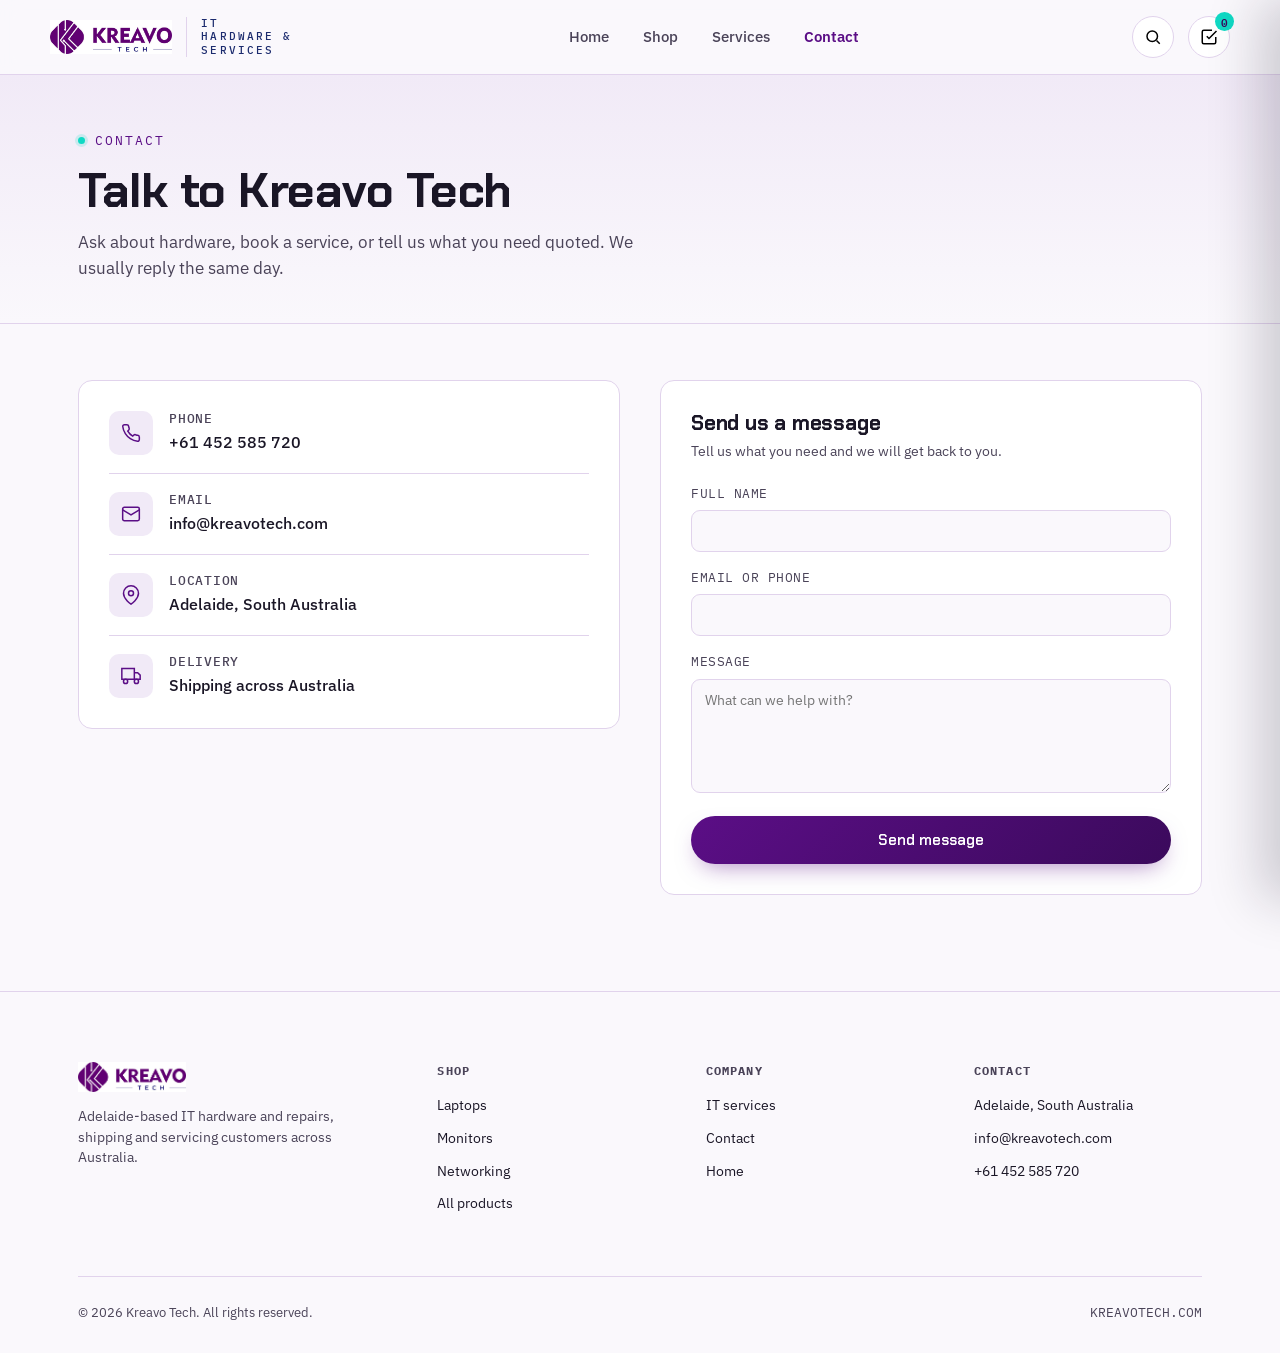
<file: contact.html>
<!DOCTYPE html>
<html lang="en">
<head>
<meta charset="UTF-8">
<meta name="viewport" content="width=device-width, initial-scale=1.0">
<title>Contact Kreavo Tech | Adelaide IT Hardware & Services</title>
<meta name="description" content="Contact Kreavo Tech in Adelaide for IT hardware quotes, repairs and business IT support. Call +61 452 585 720 or email info@kreavotech.com.">
<link rel="preconnect" href="https://fonts.googleapis.com">
<link rel="preconnect" href="https://fonts.gstatic.com" crossorigin>
<link href="https://fonts.googleapis.com/css2?family=Chakra+Petch:wght@500;600;700&family=IBM+Plex+Sans:wght@400;500;600;700&family=IBM+Plex+Mono:wght@400;500;600&display=swap" rel="stylesheet">
<link rel="stylesheet" href="style.css">
</head>
<body>

<header>
  <div class="wrap nav">
    <a href="index.html" class="brand">
      <img class="brand-logo" src="logo.jpg" width="122" height="34" alt="Kreavo Tech">
      <span class="brand-tag">IT HARDWARE &amp; SERVICES</span>
    </a>
    <nav class="navlinks" id="navlinks">
      <a href="index.html">Home</a>
      <a href="shop.html">Shop</a>
      <a href="services.html">Services</a>
      <a href="contact.html" class="active">Contact</a>
    </nav>
    <div class="navactions">
      <button class="icon-btn" title="Search products" aria-label="Search products" onclick="goSearch()">
        <svg width="18" height="18" viewBox="0 0 24 24" fill="none" stroke="currentColor" stroke-width="2"><circle cx="11" cy="11" r="7"/><path d="M21 21l-4.3-4.3"/></svg>
      </button>
      <button class="icon-btn" id="cartBtn" title="Quote list" aria-label="Open quote list" onclick="openCart()">
        <svg width="18" height="18" viewBox="0 0 24 24" fill="none" stroke="currentColor" stroke-width="2"><path d="M9 11l3 3L22 4"/><path d="M21 12v7a2 2 0 01-2 2H5a2 2 0 01-2-2V5a2 2 0 012-2h11"/></svg>
        <span class="cart-badge" id="cartBadge">0</span>
      </button>
      <button class="icon-btn burger" aria-label="Menu" onclick="toggleNav()">
        <svg width="18" height="18" viewBox="0 0 24 24" fill="none" stroke="currentColor" stroke-width="2"><path d="M3 6h18M3 12h18M3 18h18"/></svg>
      </button>
    </div>
  </div>
</header>

<main id="top">
  <div class="page-hero"><div class="wrap">
    <div class="eyebrow">Contact</div>
    <h1>Talk to Kreavo Tech</h1>
    <p>Ask about hardware, book a service, or tell us what you need quoted. We usually reply the same day.</p>
  </div></div>
  <section style="padding-top:56px;">
    <div class="wrap contact-grid">
      <div class="contact-card">
        <div class="contact-row"><div class="cat-ico"><svg width="20" height="20" viewBox="0 0 24 24" fill="none" stroke="currentColor" stroke-width="1.8"><path d="M22 16.9v3a2 2 0 01-2.2 2 19.8 19.8 0 01-8.6-3.1 19.5 19.5 0 01-6-6A19.8 19.8 0 012.1 4.2 2 2 0 014.1 2h3a2 2 0 012 1.7c.1.9.4 1.8.7 2.7a2 2 0 01-.5 2.1L8.1 9.8a16 16 0 006 6l1.3-1.3a2 2 0 012.1-.4c.9.3 1.8.6 2.7.7a2 2 0 011.7 2z"/></svg></div><div><h4>Phone</h4><a href="tel:+61452585720">+61 452 585 720</a></div></div>
        <div class="contact-row"><div class="cat-ico"><svg width="20" height="20" viewBox="0 0 24 24" fill="none" stroke="currentColor" stroke-width="1.8"><rect x="2" y="4" width="20" height="16" rx="2"/><path d="M22 7l-10 6L2 7"/></svg></div><div><h4>Email</h4><a href="mailto:info@kreavotech.com">info@kreavotech.com</a></div></div>
        <div class="contact-row"><div class="cat-ico"><svg width="20" height="20" viewBox="0 0 24 24" fill="none" stroke="currentColor" stroke-width="1.8"><path d="M21 10c0 7-9 13-9 13S3 17 3 10a9 9 0 1118 0z"/><circle cx="12" cy="10" r="3"/></svg></div><div><h4>Location</h4><span class="v">Adelaide, South Australia</span></div></div>
        <div class="contact-row"><div class="cat-ico"><svg width="20" height="20" viewBox="0 0 24 24" fill="none" stroke="currentColor" stroke-width="1.8"><path d="M1 3h15v13H1zM16 8h4l3 3v5h-7z"/><circle cx="5.5" cy="18.5" r="2.5"/><circle cx="18.5" cy="18.5" r="2.5"/></svg></div><div><h4>Delivery</h4><span class="v">Shipping across Australia</span></div></div>
      </div>
      <div class="contact-card">
        <h3 style="font-size:21px;margin-bottom:6px;">Send us a message</h3>
        <p style="font-size:13.5px;color:var(--ink-soft);margin-bottom:22px;">Tell us what you need and we will get back to you.</p>
        <form onsubmit="submitContact(event)">
          <div class="field"><label>Full name</label><input type="text" name="name" required></div>
          <div class="field"><label>Email or phone</label><input type="text" name="contact" required></div>
          <div class="field"><label>Message</label><textarea rows="5" name="message" required placeholder="What can we help with?"></textarea></div>
          <button type="submit" class="btn btn-primary btn-block">Send message</button>
        </form>
      </div>
    </div>
  </section>

</main>

<footer>
  <div class="wrap">
    <div class="foot-grid">
      <div class="foot-brand">
        <div class="brand"><img class="brand-logo" style="height:30px;" src="logo.jpg" width="108" height="30" alt="Kreavo Tech"></div>
        <p>Adelaide-based IT hardware and repairs, shipping and servicing customers across Australia.</p>
      </div>
      <div class="foot-col">
        <h5>Shop</h5>
        <a href="shop.html?cat=Laptops">Laptops</a>
        <a href="shop.html?cat=Monitors">Monitors</a>
        <a href="shop.html?cat=Networking">Networking</a>
        <a href="shop.html">All products</a>
      </div>
      <div class="foot-col">
        <h5>Company</h5>
        <a href="services.html">IT services</a>
        <a href="contact.html">Contact</a>
        <a href="index.html">Home</a>
      </div>
      <div class="foot-col">
        <h5>Contact</h5>
        <a href="contact.html">Adelaide, South Australia</a>
        <a href="mailto:info@kreavotech.com">info@kreavotech.com</a>
        <a href="tel:+61452585720">+61 452 585 720</a>
      </div>
    </div>
    <div class="foot-bottom">
      <span>&copy; 2026 Kreavo Tech. All rights reserved.</span>
      <span class="mono">KREAVOTECH.COM</span>
    </div>
  </div>
</footer>

<!-- CART DRAWER -->
<div class="overlay" id="overlay" onclick="closeAll()"></div>
<div class="drawer" id="cartDrawer">
  <div class="drawer-head">
    <h3>Your Quote List</h3>
    <button class="drawer-close" onclick="closeAll()">✕</button>
  </div>
  <div class="cart-items" id="cartItems"></div>
  <div class="drawer-foot">
    <div id="quoteItemsNote" style="font-family:'IBM Plex Mono',monospace;font-size:12px;color:var(--ink-soft);margin-bottom:14px;"></div>
    <button class="btn btn-primary btn-block" onclick="checkout()">Request quote</button>
  </div>
</div>

<!-- QUOTE MODAL -->
<div class="modal" id="quoteModal">
  <button class="modal-close" onclick="closeAll()">✕</button>
  <h3>Request a quote</h3>
  <p class="sub" id="quoteSub">Tell us what's going on — we'll come back with pricing.</p>
  <form onsubmit="submitQuote(event)">
    <div class="field"><label>Full name</label><input type="text" name="name" required></div>
    <div class="field"><label>Email or phone</label><input type="text" name="contact" required></div>
    <div class="field"><label>Service</label>
      <select id="quoteService" name="service">
        <option>Computer &amp; Laptop Repair</option>
        <option>Business IT Support</option>
        <option>Network &amp; Wi-Fi Setup</option>
        <option>Data Recovery &amp; Backup</option>
        <option>Custom PC Builds</option>
        <option>On-site Installation</option>
        <option>General Enquiry</option>
      </select>
    </div>
    <div class="field"><label>Details</label><textarea rows="3" name="details" placeholder="What's happening with your device or setup?"></textarea></div>
    <button type="submit" class="btn btn-primary btn-block">Send request</button>
  </form>
</div>

<!-- QUOTE LIST MODAL -->
<div class="modal" id="checkoutModal">
  <button class="modal-close" onclick="closeAll()">✕</button>
  <h3>Request your quote</h3>
  <p class="sub">We'll reply with pricing for everything in your quote list.</p>
  <div id="quoteSummary" style="max-height:140px;overflow:auto;border:1px solid var(--line);border-radius:10px;padding:10px 14px;margin-bottom:18px;font-size:13px;color:var(--ink-soft);background:var(--paper);"></div>
  <form onsubmit="submitItemQuote(event)">
    <div class="field"><label>Full name</label><input type="text" name="name" required></div>
    <div class="field"><label>Email or phone</label><input type="text" name="contact" required></div>
    <div class="field"><label>Business name (optional)</label><input type="text" name="business"></div>
    <div class="field"><label>Notes</label><textarea rows="3" name="notes" placeholder="Quantities, delivery location, timeframe..."></textarea></div>
    <button type="submit" class="btn btn-primary btn-block">Send quote request</button>
  </form>
</div>

<div class="toast" id="toast"><span class="dot"></span><span id="toastMsg"></span></div>


<script src="site.js"></script>
</body>
</html>
</file>
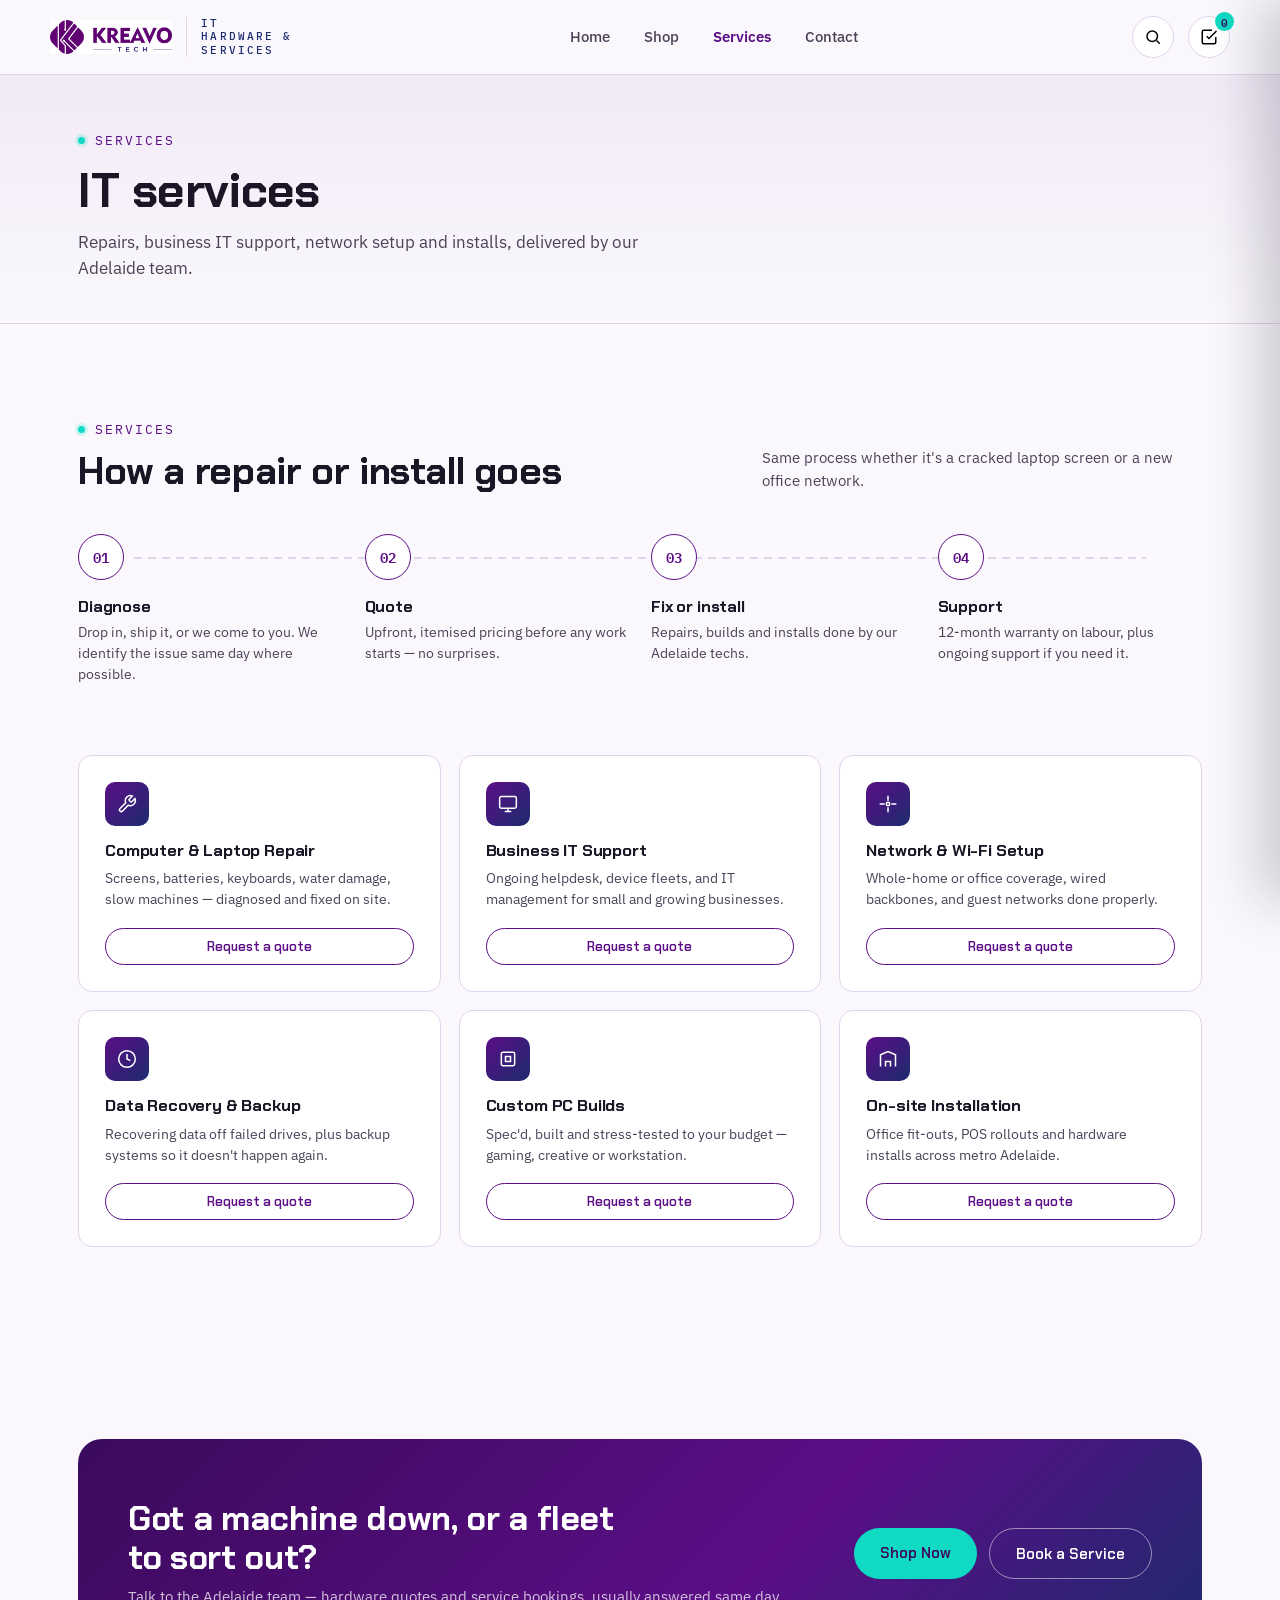
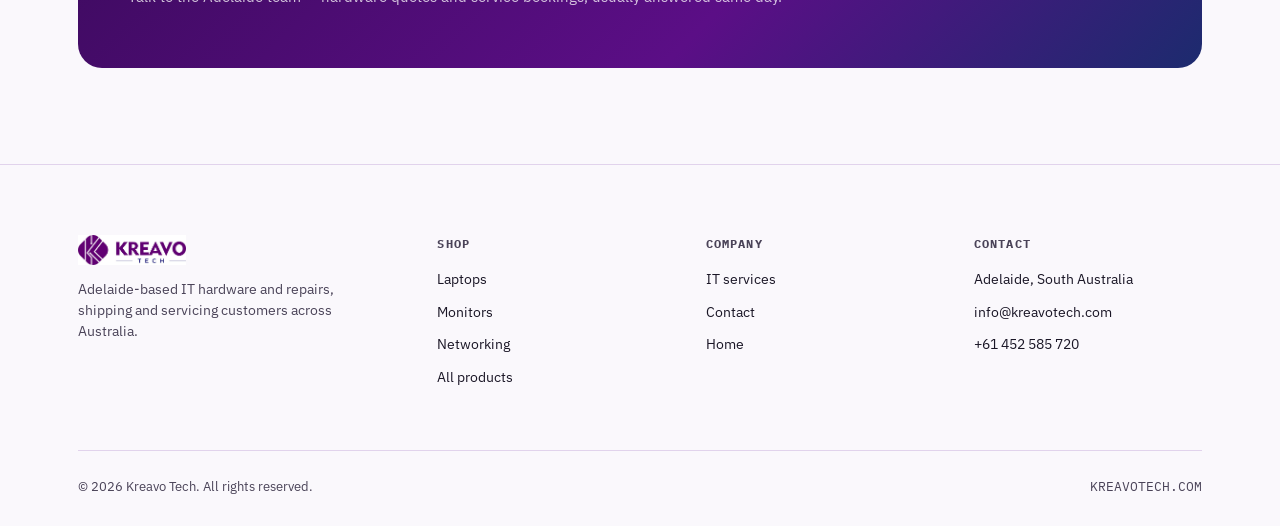
<file: services.html>
<!DOCTYPE html>
<html lang="en">
<head>
<meta charset="UTF-8">
<meta name="viewport" content="width=device-width, initial-scale=1.0">
<title>IT Services & Repairs in Adelaide | Kreavo Tech</title>
<meta name="description" content="Computer and laptop repair, business IT support, network and Wi-Fi setup, data recovery and on-site installation in Adelaide. Request a quote from Kreavo Tech.">
<link rel="preconnect" href="https://fonts.googleapis.com">
<link rel="preconnect" href="https://fonts.gstatic.com" crossorigin>
<link href="https://fonts.googleapis.com/css2?family=Chakra+Petch:wght@500;600;700&family=IBM+Plex+Sans:wght@400;500;600;700&family=IBM+Plex+Mono:wght@400;500;600&display=swap" rel="stylesheet">
<link rel="stylesheet" href="style.css">
</head>
<body>

<header>
  <div class="wrap nav">
    <a href="index.html" class="brand">
      <img class="brand-logo" src="logo.jpg" width="122" height="34" alt="Kreavo Tech">
      <span class="brand-tag">IT HARDWARE &amp; SERVICES</span>
    </a>
    <nav class="navlinks" id="navlinks">
      <a href="index.html">Home</a>
      <a href="shop.html">Shop</a>
      <a href="services.html" class="active">Services</a>
      <a href="contact.html">Contact</a>
    </nav>
    <div class="navactions">
      <button class="icon-btn" title="Search products" aria-label="Search products" onclick="goSearch()">
        <svg width="18" height="18" viewBox="0 0 24 24" fill="none" stroke="currentColor" stroke-width="2"><circle cx="11" cy="11" r="7"/><path d="M21 21l-4.3-4.3"/></svg>
      </button>
      <button class="icon-btn" id="cartBtn" title="Quote list" aria-label="Open quote list" onclick="openCart()">
        <svg width="18" height="18" viewBox="0 0 24 24" fill="none" stroke="currentColor" stroke-width="2"><path d="M9 11l3 3L22 4"/><path d="M21 12v7a2 2 0 01-2 2H5a2 2 0 01-2-2V5a2 2 0 012-2h11"/></svg>
        <span class="cart-badge" id="cartBadge">0</span>
      </button>
      <button class="icon-btn burger" aria-label="Menu" onclick="toggleNav()">
        <svg width="18" height="18" viewBox="0 0 24 24" fill="none" stroke="currentColor" stroke-width="2"><path d="M3 6h18M3 12h18M3 18h18"/></svg>
      </button>
    </div>
  </div>
</header>

<main id="top">
  <div class="page-hero"><div class="wrap">
    <div class="eyebrow">Services</div>
    <h1>IT services</h1>
    <p>Repairs, business IT support, network setup and installs, delivered by our Adelaide team.</p>
  </div></div>
  <!-- SERVICES -->
  <section id="services" style="background:var(--paper);">
    <div class="wrap">
      <div class="sec-head">
        <div>
          <div class="eyebrow">Services</div>
          <h2>How a repair or install goes</h2>
        </div>
        <p>Same process whether it's a cracked laptop screen or a new office network.</p>
      </div>

      <div class="timeline">
        <div class="tl-step"><div class="tl-num">01</div><h4>Diagnose</h4><p>Drop in, ship it, or we come to you. We identify the issue same day where possible.</p></div>
        <div class="tl-step"><div class="tl-num">02</div><h4>Quote</h4><p>Upfront, itemised pricing before any work starts — no surprises.</p></div>
        <div class="tl-step"><div class="tl-num">03</div><h4>Fix or install</h4><p>Repairs, builds and installs done by our Adelaide techs.</p></div>
        <div class="tl-step"><div class="tl-num">04</div><h4>Support</h4><p>12-month warranty on labour, plus ongoing support if you need it.</p></div>
      </div>

      <div class="svc-grid">
        <div class="svc-card">
          <div class="cat-ico"><svg width="20" height="20" viewBox="0 0 24 24" fill="none" stroke="currentColor" stroke-width="1.8"><path d="M14.7 6.3a1 1 0 000 1.4l1.6 1.6a1 1 0 001.4 0l3.77-3.77a6 6 0 01-7.94 7.94l-6.91 6.91a2.12 2.12 0 01-3-3l6.91-6.91a6 6 0 017.94-7.94l-3.76 3.76z"/></svg></div>
          <h4>Computer &amp; Laptop Repair</h4>
          <p>Screens, batteries, keyboards, water damage, slow machines — diagnosed and fixed on site.</p>
          <button class="btn btn-outline btn-sm" onclick="openQuote('Computer & Laptop Repair')">Request a quote</button>
        </div>
        <div class="svc-card">
          <div class="cat-ico"><svg width="20" height="20" viewBox="0 0 24 24" fill="none" stroke="currentColor" stroke-width="1.8"><rect x="2" y="3" width="20" height="14" rx="2"/><path d="M8 21h8M12 17v4"/></svg></div>
          <h4>Business IT Support</h4>
          <p>Ongoing helpdesk, device fleets, and IT management for small and growing businesses.</p>
          <button class="btn btn-outline btn-sm" onclick="openQuote('Business IT Support')">Request a quote</button>
        </div>
        <div class="svc-card">
          <div class="cat-ico"><svg width="20" height="20" viewBox="0 0 24 24" fill="none" stroke="currentColor" stroke-width="1.8"><circle cx="12" cy="12" r="2"/><path d="M12 2v6M12 16v6M2 12h6M16 12h6"/></svg></div>
          <h4>Network &amp; Wi-Fi Setup</h4>
          <p>Whole-home or office coverage, wired backbones, and guest networks done properly.</p>
          <button class="btn btn-outline btn-sm" onclick="openQuote('Network & Wi-Fi Setup')">Request a quote</button>
        </div>
        <div class="svc-card">
          <div class="cat-ico"><svg width="20" height="20" viewBox="0 0 24 24" fill="none" stroke="currentColor" stroke-width="1.8"><path d="M12 2a10 10 0 100 20 10 10 0 000-20z"/><path d="M12 6v6l4 2"/></svg></div>
          <h4>Data Recovery &amp; Backup</h4>
          <p>Recovering data off failed drives, plus backup systems so it doesn't happen again.</p>
          <button class="btn btn-outline btn-sm" onclick="openQuote('Data Recovery & Backup')">Request a quote</button>
        </div>
        <div class="svc-card">
          <div class="cat-ico"><svg width="20" height="20" viewBox="0 0 24 24" fill="none" stroke="currentColor" stroke-width="1.8"><rect x="4" y="4" width="16" height="16" rx="2"/><rect x="9" y="9" width="6" height="6"/></svg></div>
          <h4>Custom PC Builds</h4>
          <p>Spec'd, built and stress-tested to your budget — gaming, creative or workstation.</p>
          <button class="btn btn-outline btn-sm" onclick="openQuote('Custom PC Builds')">Request a quote</button>
        </div>
        <div class="svc-card">
          <div class="cat-ico"><svg width="20" height="20" viewBox="0 0 24 24" fill="none" stroke="currentColor" stroke-width="1.8"><path d="M3 21V7l9-4 9 4v14"/><path d="M9 21v-6h6v6"/></svg></div>
          <h4>On-site Installation</h4>
          <p>Office fit-outs, POS rollouts and hardware installs across metro Adelaide.</p>
          <button class="btn btn-outline btn-sm" onclick="openQuote('On-site Installation')">Request a quote</button>
        </div>
      </div>
    </div>
  </section>

  <!-- CTA -->
  <section id="contact">
    <div class="wrap">
      <div class="cta-banner">
        <div>
          <h2>Got a machine down, or a fleet to sort out?</h2>
          <p>Talk to the Adelaide team — hardware quotes and service bookings, usually answered same day.</p>
        </div>
        <div class="cta-actions">
          <a href="shop.html" class="btn btn-cyan">Shop Now</a>
          <button class="btn btn-outline" style="color:#fff;border-color:rgba(255,255,255,.5);" onclick="openQuote('General Enquiry')">Book a Service</button>
        </div>
      </div>
    </div>
  </section>

</main>

<footer>
  <div class="wrap">
    <div class="foot-grid">
      <div class="foot-brand">
        <div class="brand"><img class="brand-logo" style="height:30px;" src="logo.jpg" width="108" height="30" alt="Kreavo Tech"></div>
        <p>Adelaide-based IT hardware and repairs, shipping and servicing customers across Australia.</p>
      </div>
      <div class="foot-col">
        <h5>Shop</h5>
        <a href="shop.html?cat=Laptops">Laptops</a>
        <a href="shop.html?cat=Monitors">Monitors</a>
        <a href="shop.html?cat=Networking">Networking</a>
        <a href="shop.html">All products</a>
      </div>
      <div class="foot-col">
        <h5>Company</h5>
        <a href="services.html">IT services</a>
        <a href="contact.html">Contact</a>
        <a href="index.html">Home</a>
      </div>
      <div class="foot-col">
        <h5>Contact</h5>
        <a href="contact.html">Adelaide, South Australia</a>
        <a href="mailto:info@kreavotech.com">info@kreavotech.com</a>
        <a href="tel:+61452585720">+61 452 585 720</a>
      </div>
    </div>
    <div class="foot-bottom">
      <span>&copy; 2026 Kreavo Tech. All rights reserved.</span>
      <span class="mono">KREAVOTECH.COM</span>
    </div>
  </div>
</footer>

<!-- CART DRAWER -->
<div class="overlay" id="overlay" onclick="closeAll()"></div>
<div class="drawer" id="cartDrawer">
  <div class="drawer-head">
    <h3>Your Quote List</h3>
    <button class="drawer-close" onclick="closeAll()">✕</button>
  </div>
  <div class="cart-items" id="cartItems"></div>
  <div class="drawer-foot">
    <div id="quoteItemsNote" style="font-family:'IBM Plex Mono',monospace;font-size:12px;color:var(--ink-soft);margin-bottom:14px;"></div>
    <button class="btn btn-primary btn-block" onclick="checkout()">Request quote</button>
  </div>
</div>

<!-- QUOTE MODAL -->
<div class="modal" id="quoteModal">
  <button class="modal-close" onclick="closeAll()">✕</button>
  <h3>Request a quote</h3>
  <p class="sub" id="quoteSub">Tell us what's going on — we'll come back with pricing.</p>
  <form onsubmit="submitQuote(event)">
    <div class="field"><label>Full name</label><input type="text" name="name" required></div>
    <div class="field"><label>Email or phone</label><input type="text" name="contact" required></div>
    <div class="field"><label>Service</label>
      <select id="quoteService" name="service">
        <option>Computer &amp; Laptop Repair</option>
        <option>Business IT Support</option>
        <option>Network &amp; Wi-Fi Setup</option>
        <option>Data Recovery &amp; Backup</option>
        <option>Custom PC Builds</option>
        <option>On-site Installation</option>
        <option>General Enquiry</option>
      </select>
    </div>
    <div class="field"><label>Details</label><textarea rows="3" name="details" placeholder="What's happening with your device or setup?"></textarea></div>
    <button type="submit" class="btn btn-primary btn-block">Send request</button>
  </form>
</div>

<!-- QUOTE LIST MODAL -->
<div class="modal" id="checkoutModal">
  <button class="modal-close" onclick="closeAll()">✕</button>
  <h3>Request your quote</h3>
  <p class="sub">We'll reply with pricing for everything in your quote list.</p>
  <div id="quoteSummary" style="max-height:140px;overflow:auto;border:1px solid var(--line);border-radius:10px;padding:10px 14px;margin-bottom:18px;font-size:13px;color:var(--ink-soft);background:var(--paper);"></div>
  <form onsubmit="submitItemQuote(event)">
    <div class="field"><label>Full name</label><input type="text" name="name" required></div>
    <div class="field"><label>Email or phone</label><input type="text" name="contact" required></div>
    <div class="field"><label>Business name (optional)</label><input type="text" name="business"></div>
    <div class="field"><label>Notes</label><textarea rows="3" name="notes" placeholder="Quantities, delivery location, timeframe..."></textarea></div>
    <button type="submit" class="btn btn-primary btn-block">Send quote request</button>
  </form>
</div>

<div class="toast" id="toast"><span class="dot"></span><span id="toastMsg"></span></div>


<script src="site.js"></script>
</body>
</html>
</file>
<file: style.css>
:root{
    --purple: #5B0E86;
    --purple-deep: #3B0A5C;
    --purple-soft: #8A3FC0;
    --navy: #1C2B6E;
    --ink: #1A1626;
    --ink-soft: #4A4358;
    --paper: #FAF8FC;
    --paper-alt: #F1EAF7;
    --line: #E1D3EC;
    --cyan: #10D9C4;
    --cyan-deep: #0AA89B;
    --radius: 14px;
    --maxw: 1180px;
  }
  *{box-sizing:border-box; margin:0; padding:0;}
  html{scroll-behavior:smooth;}
  body{
    background: var(--paper);
    color: var(--ink);
    font-family: 'IBM Plex Sans', sans-serif;
    font-size: 16px;
    line-height: 1.55;
    -webkit-font-smoothing: antialiased;
  }
  h1,h2,h3,h4{
    font-family: 'Chakra Petch', sans-serif;
    color: var(--ink);
    line-height: 1.12;
    letter-spacing: -0.01em;
  }
  .mono{ font-family: 'IBM Plex Mono', monospace; }
  a{ color: inherit; text-decoration:none; }
  img{ max-width:100%; display:block; }
  .wrap{ max-width: var(--maxw); margin: 0 auto; padding: 0 28px; }
  .eyebrow{
    font-family:'IBM Plex Mono', monospace;
    font-size: 12.5px;
    letter-spacing: .16em;
    text-transform: uppercase;
    color: var(--purple);
    display:flex; align-items:center; gap:10px;
  }
  .eyebrow::before{
    content:""; width:7px; height:7px; border-radius:50%;
    background: var(--cyan); box-shadow: 0 0 0 3px rgba(16,217,196,.18);
  }
  section{ padding: 96px 0; position:relative; }
  .btn{
    display:inline-flex; align-items:center; justify-content:center; gap:8px;
    font-family:'Chakra Petch', sans-serif; font-weight:600; font-size:15px;
    padding: 14px 26px; border-radius: 999px; cursor:pointer; border:none;
    transition: transform .18s ease, box-shadow .18s ease, background .18s ease;
    white-space:nowrap;
  }
  .btn-primary{ background: linear-gradient(135deg, var(--purple), var(--purple-deep)); color:#fff; box-shadow: 0 10px 24px -10px rgba(91,14,134,.55); }
  .btn-primary:hover{ transform: translateY(-2px); box-shadow: 0 14px 28px -10px rgba(91,14,134,.65); }
  .btn-outline{ background: transparent; color: var(--purple); border: 1.5px solid var(--purple); }
  .btn-outline:hover{ background: var(--purple); color:#fff; }
  .btn-cyan{ background: var(--cyan); color: var(--purple-deep); }
  .btn-cyan:hover{ transform: translateY(-2px); box-shadow: 0 10px 22px -8px rgba(16,217,196,.55); }
  .btn-sm{ padding: 9px 16px; font-size: 13px; border-radius: 999px; }
  .btn-block{ width:100%; }

  /* ---------- HEADER ---------- */
  header{
    position: sticky; top:0; z-index: 60;
    background: rgba(250,248,252,.86);
    backdrop-filter: blur(10px);
    border-bottom: 1px solid var(--line);
  }
  .nav{ display:flex; align-items:center; justify-content:space-between; padding: 16px 0; }
  .brand{ display:flex; align-items:center; gap:14px; }
  .brand-logo{ height:34px; width:auto; }
  .brand-tag{ font-family:'IBM Plex Mono',monospace; font-weight:500; font-size:10.5px; letter-spacing:.2em; color: var(--navy); padding-left:14px; border-left:1px solid var(--line); line-height:1.3; max-width:110px; }
  @media(max-width:560px){ .brand-tag{ display:none; } }
  .navlinks{ display:flex; gap:34px; align-items:center; }
  .navlinks a{ font-size:14.5px; font-weight:500; color: var(--ink-soft); transition:color .15s; position:relative; }
  .navlinks a:hover{ color: var(--purple); }
  .navactions{ display:flex; align-items:center; gap:14px; }
  .icon-btn{ position:relative; width:42px; height:42px; border-radius:50%; border:1.5px solid var(--line); background:#fff; display:flex; align-items:center; justify-content:center; cursor:pointer; }
  .icon-btn:hover{ border-color: var(--purple); }
  .cart-badge{
    position:absolute; top:-5px; right:-5px; background: var(--cyan); color: var(--purple-deep);
    font-family:'IBM Plex Mono',monospace; font-size:10.5px; font-weight:600;
    width:19px; height:19px; border-radius:50%; display:flex; align-items:center; justify-content:center;
  }
  .burger{ display:none; }
  @media(max-width:880px){
    .navlinks{ display:none; }
    .burger{ display:flex; }
  }

  /* ---------- HERO ---------- */
  .hero{ padding: 74px 0 60px; overflow:hidden; position:relative; }
  .hero-grid{ display:grid; grid-template-columns: 1.05fr .95fr; gap: 40px; align-items:center; }
  .hero h1{ font-size: clamp(38px, 5vw, 60px); margin: 18px 0 20px; }
  .hero h1 em{ font-style:normal; color: var(--purple); }
  .hero p.lead{ font-size:17.5px; color: var(--ink-soft); max-width: 480px; margin-bottom: 32px; }
  .hero-ctas{ display:flex; gap:14px; flex-wrap:wrap; }
  .status-bar{
    margin-top: 46px; display:flex; gap:0; flex-wrap:wrap;
    border-top: 1px solid var(--line); padding-top: 22px;
  }
  .status-chip{ display:flex; align-items:center; gap:9px; padding: 6px 22px 6px 0; margin-right:22px; border-right:1px solid var(--line); }
  .status-chip:last-child{ border-right:none; }
  .status-chip .dot{ width:7px; height:7px; border-radius:50%; background: var(--cyan); flex-shrink:0; }
  .status-chip span{ font-family:'IBM Plex Mono',monospace; font-size:11.5px; letter-spacing:.03em; color: var(--ink-soft); text-transform:uppercase; }

  .circuit-panel{
    position:relative; aspect-ratio: 1/1.02; border-radius: 22px;
    background: linear-gradient(160deg, var(--purple-deep), var(--purple) 55%, var(--navy));
    overflow:hidden;
    box-shadow: 0 30px 60px -24px rgba(59,10,92,.55);
  }
  .circuit-panel svg{ position:absolute; inset:0; width:100%; height:100%; }
  .circuit-panel .k-mark{ position:absolute; top:50%; left:50%; transform:translate(-50%,-50%); width:46%; opacity:.95; }
  .node{ fill: var(--cyan); }
  .trace{ stroke: rgba(255,255,255,.28); stroke-width:1.4; fill:none; }
  .trace-glow{ stroke: var(--cyan); stroke-width:1.6; fill:none; opacity:.85; stroke-dasharray: 6 240; animation: dash 7s linear infinite; }
  @keyframes dash{ to{ stroke-dashoffset: -600; } }
  @media (prefers-reduced-motion: reduce){ .trace-glow{ animation:none; } }
  .panel-label{
    position:absolute; bottom:22px; left:22px; right:22px;
    font-family:'IBM Plex Mono',monospace; color:#fff; font-size:11.5px; letter-spacing:.1em;
    display:flex; justify-content:space-between; opacity:.75; text-transform:uppercase;
  }

  @media(max-width:880px){
    .hero-grid{ grid-template-columns:1fr; }
    .circuit-panel{ order:-1; max-width:340px; margin:0 auto; }
  }

  /* ---------- SECTION HEADS ---------- */
  .sec-head{ display:flex; align-items:flex-end; justify-content:space-between; gap:24px; margin-bottom: 42px; flex-wrap:wrap; }
  .sec-head h2{ font-size: clamp(28px,3.4vw,38px); margin-top:10px; }
  .sec-head p{ color: var(--ink-soft); max-width:440px; font-size:15px; }

  /* ---------- CATEGORY GRID ---------- */
  .cat-grid{ display:grid; grid-template-columns: repeat(3, 1fr); gap:18px; margin-bottom: 64px; }
  .cat-card{
    background:#fff; border:1px solid var(--line); border-radius: var(--radius);
    padding: 26px; cursor:pointer; transition: border-color .18s, transform .18s, box-shadow .18s;
  }
  .cat-card:hover{ border-color: var(--purple); transform: translateY(-3px); box-shadow: 0 16px 30px -18px rgba(59,10,92,.35); }
  .cat-ico{ width:44px; height:44px; border-radius:10px; background: var(--paper-alt); display:flex; align-items:center; justify-content:center; margin-bottom:16px; color: var(--purple); }
  .cat-card h4{ font-size:16.5px; margin-bottom:6px; }
  .cat-card p{ font-size:13.5px; color: var(--ink-soft); margin-bottom:14px; }
  .cat-card .go{ font-family:'IBM Plex Mono',monospace; font-size:12px; color: var(--purple); display:flex; align-items:center; gap:6px; }

  /* ---------- PRODUCT GRID ---------- */
  .prod-grid{ display:grid; grid-template-columns: repeat(3, 1fr); gap: 20px; }
  .prod-card{ background:#fff; border:1px solid var(--line); border-radius: var(--radius); overflow:hidden; display:flex; flex-direction:column; }
  .prod-media{
    aspect-ratio: 4/3; background: var(--paper-alt); position:relative;
    display:flex; align-items:center; justify-content:center; color: var(--purple-soft);
    border-bottom:1px solid var(--line);
  }
  .prod-tag{ position:absolute; top:12px; left:12px; background:#fff; border:1px solid var(--line); font-family:'IBM Plex Mono',monospace; font-size:10.5px; padding:4px 9px; border-radius:999px; text-transform:uppercase; letter-spacing:.05em; color: var(--ink-soft); }
  .prod-body{ padding: 18px 18px 20px; display:flex; flex-direction:column; gap:10px; flex:1; }
  .prod-body h4{ font-size:15.5px; }
  .prod-spec{ font-family:'IBM Plex Mono',monospace; font-size:11.5px; color: var(--ink-soft); }
  .prod-row{ margin-top:auto; display:flex; align-items:center; justify-content:space-between; padding-top:6px; }
  .price{ font-family:'IBM Plex Mono',monospace; font-weight:600; font-size:16px; color: var(--ink); }

  /* ---------- PROCESS TIMELINE ---------- */
  .timeline{ position:relative; display:grid; grid-template-columns: repeat(4,1fr); gap:22px; margin: 8px 0 70px; }
  .timeline::before{
    content:""; position:absolute; top:23px; left:5%; right:5%; height:1.5px;
    background: repeating-linear-gradient(90deg, var(--line) 0 8px, transparent 8px 14px);
  }
  .tl-step{ position:relative; }
  .tl-num{
    width:46px; height:46px; border-radius:50%; background:#fff; border:1.5px solid var(--purple);
    color: var(--purple); font-family:'IBM Plex Mono',monospace; font-weight:600; font-size:14px;
    display:flex; align-items:center; justify-content:center; margin-bottom:18px; position:relative; z-index:2;
  }
  .tl-step h4{ font-size:16px; margin-bottom:6px; }
  .tl-step p{ font-size:13.5px; color: var(--ink-soft); }
  @media(max-width:880px){ .timeline{ grid-template-columns:1fr 1fr; row-gap:36px;} .timeline::before{display:none;} }

  /* ---------- SERVICE CARDS ---------- */
  .svc-grid{ display:grid; grid-template-columns: repeat(3,1fr); gap:18px; }
  .svc-card{ background:#fff; border:1px solid var(--line); border-radius: var(--radius); padding:26px; display:flex; flex-direction:column; }
  .svc-card .cat-ico{ background: linear-gradient(135deg, var(--purple), var(--navy)); color:#fff; }
  .svc-card h4{ font-size:16.5px; margin-bottom:8px; }
  .svc-card p{ font-size:13.5px; color: var(--ink-soft); margin-bottom:18px; flex:1; }

  /* ---------- STATS / TRUST ---------- */
  .stats-section{ background: var(--paper-alt); border-top:1px solid var(--line); border-bottom:1px solid var(--line); }
  .stats-grid{ display:grid; grid-template-columns: repeat(4,1fr); gap:20px; text-align:center; }
  .stat-num{ font-family:'Chakra Petch',sans-serif; font-weight:700; font-size: clamp(28px,3.4vw,40px); color: var(--purple); }
  .stat-label{ font-family:'IBM Plex Mono',monospace; font-size:11.5px; letter-spacing:.06em; text-transform:uppercase; color: var(--ink-soft); margin-top:6px; }

  /* ---------- TESTIMONIALS ---------- */
  .test-grid{ display:grid; grid-template-columns: repeat(3,1fr); gap:20px; }
  .test-card{ background:#fff; border:1px solid var(--line); border-radius: var(--radius); padding:26px; }
  .test-card p.quote{ font-size:15px; margin-bottom:18px; color: var(--ink); }
  .test-who{ font-family:'IBM Plex Mono',monospace; font-size:12px; color: var(--ink-soft); }
  .stars{ color: var(--cyan-deep); font-size:14px; margin-bottom:12px; letter-spacing:2px; }

  /* ---------- CTA BANNER ---------- */
  .cta-banner{
    border-radius: 24px; background: linear-gradient(135deg, var(--purple-deep), var(--purple) 60%, var(--navy));
    padding: 60px 50px; display:flex; align-items:center; justify-content:space-between; gap:30px; flex-wrap:wrap;
    position:relative; overflow:hidden;
  }
  .cta-banner h2{ color:#fff; font-size: clamp(24px,3vw,34px); max-width:520px; }
  .cta-banner p{ color: rgba(255,255,255,.75); margin-top:10px; font-size:14.5px; }
  .cta-actions{ display:flex; gap:12px; flex-wrap:wrap; }

  /* ---------- FOOTER ---------- */
  footer{ padding: 70px 0 30px; border-top:1px solid var(--line); }
  .foot-grid{ display:grid; grid-template-columns: 1.4fr 1fr 1fr 1fr; gap:40px; margin-bottom: 50px; }
  .foot-brand p{ font-size:13.5px; color: var(--ink-soft); margin-top:14px; max-width:260px; }
  .foot-col h5{ font-family:'IBM Plex Mono',monospace; font-size:11.5px; letter-spacing:.1em; text-transform:uppercase; color: var(--ink-soft); margin-bottom:16px; }
  .foot-col a{ display:block; font-size:14px; color: var(--ink); margin-bottom:11px; }
  .foot-col a:hover{ color: var(--purple); }
  .foot-bottom{ display:flex; justify-content:space-between; align-items:center; padding-top:26px; border-top:1px solid var(--line); font-size:12.5px; color: var(--ink-soft); flex-wrap:wrap; gap:10px; }

  /* ---------- CART DRAWER ---------- */
  .overlay{ position:fixed; inset:0; background: rgba(26,22,38,.45); z-index:80; opacity:0; pointer-events:none; transition: opacity .25s; }
  .overlay.show{ opacity:1; pointer-events:auto; }
  .drawer{
    position:fixed; top:0; right:0; height:100%; width:400px; max-width:92vw; background:#fff; z-index:90;
    box-shadow: -20px 0 50px rgba(26,22,38,.2); transform: translateX(100%); transition: transform .3s ease;
    display:flex; flex-direction:column;
  }
  .drawer.show{ transform: translateX(0); }
  .drawer-head{ padding:22px 24px; border-bottom:1px solid var(--line); display:flex; align-items:center; justify-content:space-between; }
  .drawer-head h3{ font-size:18px; }
  .drawer-close{ cursor:pointer; width:34px; height:34px; border-radius:50%; display:flex; align-items:center; justify-content:center; border:1px solid var(--line); background:none; }
  .cart-items{ flex:1; overflow-y:auto; padding: 10px 24px; }
  .cart-empty{ padding: 60px 10px; text-align:center; color: var(--ink-soft); font-size:14px; }
  .cart-item{ display:flex; gap:14px; padding: 16px 0; border-bottom:1px solid var(--line); }
  .cart-item-thumb{ width:58px; height:58px; border-radius:8px; background: var(--paper-alt); flex-shrink:0; display:flex; align-items:center; justify-content:center; color: var(--purple-soft); }
  .cart-item-info{ flex:1; }
  .cart-item-info h5{ font-size:14px; margin-bottom:4px; font-family:'Chakra Petch',sans-serif; }
  .qty-row{ display:flex; align-items:center; gap:10px; margin-top:8px; }
  .qty-btn{ width:24px; height:24px; border-radius:6px; border:1px solid var(--line); background:#fff; cursor:pointer; font-size:13px; }
  .qty-val{ font-family:'IBM Plex Mono',monospace; font-size:13px; min-width:16px; text-align:center; }
  .remove-link{ font-size:12px; color: var(--ink-soft); text-decoration:underline; cursor:pointer; margin-left:auto; }
  .cart-item-price{ font-family:'IBM Plex Mono',monospace; font-size:14px; font-weight:600; }
  .drawer-foot{ padding: 20px 24px 26px; border-top:1px solid var(--line); }
  .subtotal-row{ display:flex; justify-content:space-between; font-family:'IBM Plex Mono',monospace; font-size:15px; margin-bottom:16px; }

  /* ---------- MODAL ---------- */
  .modal{
    position:fixed; z-index:100; top:50%; left:50%; transform:translate(-50%,-46%);
    width:460px; max-width:92vw; background:#fff; border-radius:18px; padding: 32px;
    box-shadow: 0 40px 80px -20px rgba(26,22,38,.4); display:none; max-height:86vh; overflow-y:auto;
  }
  .modal.show{ display:block; }
  .modal h3{ font-size:21px; margin-bottom:8px; }
  .modal p.sub{ font-size:13.5px; color: var(--ink-soft); margin-bottom:22px; }
  .field{ margin-bottom:16px; }
  .field label{ display:block; font-size:12.5px; font-family:'IBM Plex Mono',monospace; margin-bottom:7px; color: var(--ink-soft); text-transform:uppercase; letter-spacing:.04em; }
  .field input, .field select, .field textarea{
    width:100%; padding:11px 13px; border:1.5px solid var(--line); border-radius:9px; font-family:'IBM Plex Sans',sans-serif; font-size:14px; background: var(--paper);
  }
  .field input:focus, .field select:focus, .field textarea:focus{ outline:2px solid var(--purple-soft); outline-offset:1px; border-color: var(--purple); }
  .modal-close{ position:absolute; top:20px; right:20px; width:32px; height:32px; border-radius:50%; border:1px solid var(--line); background:none; cursor:pointer; }

  /* ---------- TOAST ---------- */
  .toast{
    position:fixed; bottom:26px; left:50%; transform:translateX(-50%) translateY(20px); z-index:120;
    background: var(--ink); color:#fff; padding: 14px 24px; border-radius:999px; font-size:14px;
    display:flex; align-items:center; gap:10px; opacity:0; pointer-events:none; transition: all .3s ease;
  }
  .toast.show{ opacity:1; transform:translateX(-50%) translateY(0); }
  .toast .dot{ width:8px; height:8px; border-radius:50%; background: var(--cyan); }

  @media(max-width:880px){
    .cat-grid, .prod-grid, .svc-grid, .test-grid{ grid-template-columns: repeat(2,1fr); }
    .stats-grid{ grid-template-columns: repeat(2,1fr); row-gap:26px; }
    .foot-grid{ grid-template-columns: 1fr 1fr; row-gap:36px; }
  }
  @media(max-width:560px){
    .cat-grid, .prod-grid, .svc-grid, .test-grid{ grid-template-columns: 1fr; }
    .foot-grid{ grid-template-columns:1fr; }
    section{ padding:64px 0; }
    .cta-banner{ padding:40px 26px; }
  }
  /* ---------- SHOP CATALOGUE ---------- */
  .shop-tools{ display:flex; gap:12px; flex-wrap:wrap; margin-bottom:18px; }
  .search-box{ flex:1 1 300px; position:relative; }
  .search-box input{ width:100%; padding:13px 18px 13px 46px; border:1.5px solid var(--line); border-radius:999px; font-family:'IBM Plex Sans',sans-serif; font-size:14.5px; background:#fff; }
  .search-box input:focus{ outline:2px solid var(--purple-soft); outline-offset:1px; border-color:var(--purple); }
  .search-box svg{ position:absolute; left:17px; top:50%; transform:translateY(-50%); color: var(--ink-soft); }
  .sel{ padding:12px 18px; border:1.5px solid var(--line); border-radius:999px; background:#fff; font-family:'IBM Plex Sans',sans-serif; font-size:14px; color: var(--ink); max-width:100%; }
  .chips{ display:flex; gap:8px; flex-wrap:wrap; margin-bottom:22px; }
  .chip{ border:1.5px solid var(--line); background:#fff; border-radius:999px; padding:8px 15px; font-family:'IBM Plex Sans',sans-serif; font-size:13.5px; cursor:pointer; color: var(--ink-soft); transition: all .15s; }
  .chip b{ font-family:'IBM Plex Mono',monospace; font-weight:500; font-size:11px; margin-left:7px; opacity:.65; }
  .chip:hover{ border-color: var(--purple); color: var(--purple); }
  .chip.on{ background: var(--purple); border-color: var(--purple); color:#fff; }
  .result-bar{ display:flex; justify-content:space-between; gap:12px; flex-wrap:wrap; font-family:'IBM Plex Mono',monospace; font-size:11.5px; color: var(--ink-soft); margin-bottom:16px; text-transform:uppercase; letter-spacing:.05em; }
  @media(min-width:1000px){ .prod-grid{ grid-template-columns: repeat(4,1fr); } }
  .prod-media{ overflow:hidden; }
  .prod-media .ph{ position:absolute; inset:0; display:flex; align-items:center; justify-content:center; }
  .prod-media img{ position:absolute; inset:0; width:100%; height:100%; object-fit:contain; background:#fff; }
  .prod-name{ font-size:14.5px; line-height:1.3; display:-webkit-box; -webkit-line-clamp:3; -webkit-box-orient:vertical; overflow:hidden; }
  .prod-spec{ display:-webkit-box; -webkit-line-clamp:2; -webkit-box-orient:vertical; overflow:hidden; line-height:1.45; }
  .sku{ font-family:'IBM Plex Mono',monospace; font-size:10.5px; color: var(--ink-soft); opacity:.85; word-break:break-all; }
  .badge-t{ position:absolute; top:12px; right:12px; z-index:2; background: var(--cyan); color: var(--purple-deep); font-family:'IBM Plex Mono',monospace; font-size:10px; font-weight:600; padding:4px 9px; border-radius:999px; text-transform:uppercase; letter-spacing:.05em; }
  .prod-tag{ z-index:2; }
  .price small{ display:block; font-size:10px; font-weight:400; color: var(--ink-soft); letter-spacing:.04em; }
  .more-wrap{ text-align:center; margin-top:34px; }
  .no-results{ padding:70px 0; text-align:center; color: var(--ink-soft); grid-column:1/-1; }
  :focus-visible{ outline: 2.5px solid var(--purple); outline-offset:2px; }

  /* ---------- MULTI-PAGE ADDITIONS ---------- */
  .navlinks a.active{ color: var(--purple); font-weight:600; }
  a.cat-card{ display:block; }
  .page-hero{ padding:56px 0 42px; background: linear-gradient(180deg, var(--paper-alt), var(--paper)); border-bottom:1px solid var(--line); }
  .page-hero h1{ font-size: clamp(32px,4.4vw,48px); margin:14px 0 12px; }
  .page-hero p{ color: var(--ink-soft); max-width:600px; font-size:16.5px; }
  .contact-grid{ display:grid; grid-template-columns: 1fr 1fr; gap:40px; align-items:start; }
  .contact-card{ background:#fff; border:1px solid var(--line); border-radius: var(--radius); padding:30px; }
  .contact-row{ display:flex; gap:16px; padding:18px 0; border-bottom:1px solid var(--line); align-items:center; }
  .contact-row:first-child{ padding-top:0; } .contact-row:last-child{ border-bottom:none; padding-bottom:0; }
  .contact-row .cat-ico{ margin:0; flex-shrink:0; }
  .contact-row h4{ font-size:13px; font-family:'IBM Plex Mono',monospace; font-weight:500; text-transform:uppercase; letter-spacing:.06em; color: var(--ink-soft); margin-bottom:3px; }
  .contact-row a, .contact-row span.v{ font-size:16px; color: var(--ink); font-weight:500; }
  .contact-row a:hover{ color: var(--purple); }
  .center-cta{ text-align:center; margin-top:38px; }
  @media(max-width:880px){
    .contact-grid{ grid-template-columns:1fr; }
    header{ position:sticky; }
    .navlinks{ display:none; position:absolute; top:100%; left:0; right:0; background:#fff; flex-direction:column; align-items:flex-start; gap:18px; padding:20px 28px 24px; border-bottom:1px solid var(--line); box-shadow:0 18px 30px -20px rgba(26,22,38,.25); }
    .navlinks.open{ display:flex; }
    .navlinks a{ font-size:16px; }
  }
</file>
